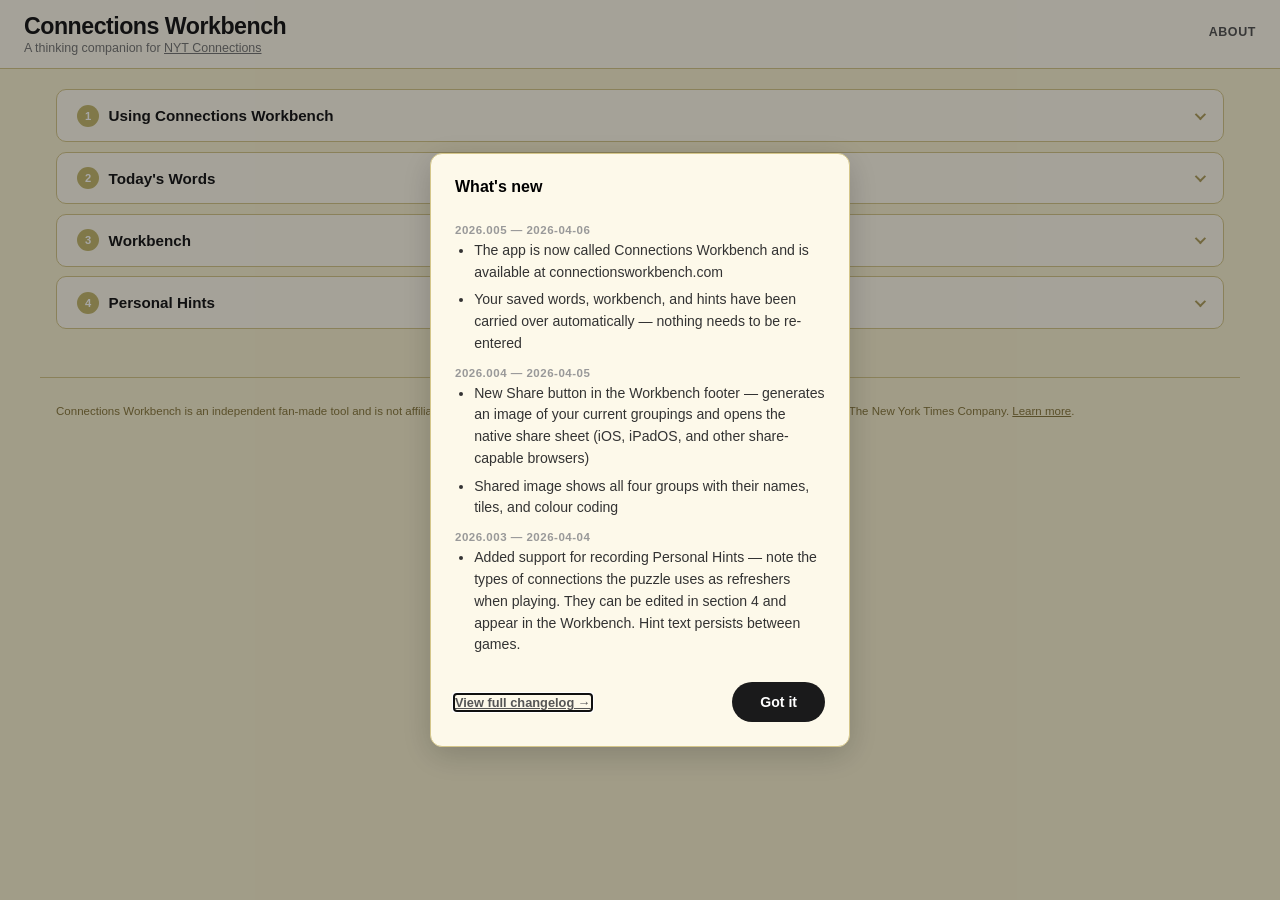
<file: index.html>
<!doctype html>
<html lang="en">
  <head>
    <meta charset="utf-8" />
    <meta name="viewport" content="width=device-width, initial-scale=1" />
    <title>Connections Workbench</title>
    <meta property="og:title" content="Connections Workbench" />
    <meta property="og:description" content="A thinking companion for NYT Connections — organise your ideas before committing to an answer." />
    <meta property="og:type" content="website" />
    <meta property="og:url" content="https://connectionsworkbench.com/" />
    <meta property="og:image" content="https://connectionsworkbench.com/assets/img/og-v2.png" />
    <meta name="twitter:card" content="summary_large_image" />
    <link rel="stylesheet" href="assets/css/styles.css" />
  </head>
  <body>

    <header class="site-header">
      <div class="site-header__brand">
        <h1>Connections Workbench</h1>
        <p>A thinking companion for <a href="https://www.nytimes.com/games/connections" target="_blank" rel="noopener">NYT Connections</a></p>
      </div>
      <nav class="site-nav">
        <a href="about/" class="nav-link">About</a>
      </nav>
    </header>

    <main class="accordion">

      <!-- ── 1. Instructions ── -->
      <details id="section-instructions" class="accordion-section">
        <summary class="accordion-summary">
          <span class="accordion-label">
            <span class="accordion-num">1</span>
            Using Connections Workbench
          </span>
          <span class="accordion-chevron"></span>
        </summary>
        <div class="accordion-body">
          <div class="entry-body">
            <ol class="instructions-list">
              <li>Enter the 16 words from today's <a href="https://www.nytimes.com/games/connections" target="_blank" rel="noopener">NYT Connections</a> puzzle in <strong>Today's Words</strong> below.</li>
              <li>Click <strong>Move to Workbench</strong> once all 16 are filled — the button activates automatically.</li>
              <li><strong>Left panel:</strong> all 16 words as draggable tiles. <strong>Right panel:</strong> four empty group slots.</li>
              <li>Drag tiles into groups to test a connection. Name each group and pick a predicted difficulty colour —
                <span class="chip yellow">Yellow</span> (easiest) through <span class="chip purple">Purple</span> (hardest).
                Groups animate into colour order automatically.</li>
              <li><strong>Double-click</strong> any tile in a group to return it to the word pool.</li>
              <li>You can return to <strong>Today's Words</strong> at any time to fix a typo — edits sync live to the workbench.</li>
              <li>Your progress saves automatically in this browser. Other users cannot see it.</li>
            </ol>
            <button class="btn-primary" id="btn-to-words">Go to Today's Words →</button>
          </div>
        </div>
      </details>

      <!-- ── 2. Today's Words ── -->
      <details id="section-words" class="accordion-section">
        <summary class="accordion-summary">
          <span class="accordion-label">
            <span class="accordion-num">2</span>
            Today's Words
          </span>
          <span class="accordion-status" id="words-status"></span>
          <span class="accordion-chevron"></span>
        </summary>
        <div class="accordion-body">
          <div class="entry-body">

            <div id="text-entry-ui">
              <p class="section-hint">Type into the grid — or paste a delimited list into any box</p>
              <div id="word-inputs" class="word-grid"></div>

              <div class="or-divider">or</div>

              <p class="section-hint">One word / phrase per line</p>
              <div class="bulk-wrap">
                <textarea id="bulk-input" class="bulk-input" rows="4"
                  placeholder="Word or phrase 1&#10;Word or phrase 2&#10;Word or phrase 3&#10;…"></textarea>
                <span id="bulk-count" class="bulk-count">0 / 16</span>
              </div>

              <div class="btn-row">
                <button class="btn-primary" id="btn-to-workbench" disabled>Move to Workbench →</button>
                <button class="btn-secondary" id="reset-words-btn">Reset Words</button>
              </div>
              <button class="btn-link" id="btn-image-mode">Use image instead</button>
            </div>

            <div id="image-entry-ui" hidden>
              <p class="image-mode-notice">
                Image tiles are <strong>session-only</strong> — they won't be saved if you close or refresh this tab.
              </p>
              <div id="image-paste-zone" class="image-paste-zone" tabindex="0">
                <span class="image-paste-label">Paste your screenshot here</span>
                <span class="image-paste-hint">Ctrl+V / ⌘V anywhere on the page</span>
              </div>
              <div class="image-alt-actions">
                <button class="btn-secondary" id="btn-paste-image">Paste image</button>
                <label class="btn-secondary image-upload-label">
                  Upload / Photo Library
                  <input type="file" id="image-file-input" accept="image/*" hidden />
                </label>
              </div>
              <div class="btn-row">
                <button class="btn-primary" id="btn-image-to-workbench" hidden>View in Workbench →</button>
                <button class="btn-secondary" id="btn-exit-image-mode">← Back to text entry</button>
              </div>
            </div>

          </div>
        </div>
      </details>

      <!-- ── 3. Workbench ── -->
      <details id="section-workbench" class="accordion-section">
        <summary class="accordion-summary">
          <span class="accordion-label">
            <span class="accordion-num">3</span>
            Workbench
          </span>
          <span class="accordion-status" id="workbench-status"></span>
          <span class="accordion-chevron"></span>
        </summary>
        <div class="accordion-body accordion-body--workspace">
          <div class="workspace">
            <section class="panel left-panel" aria-label="Word pool">
              <h2 class="panel-title">Words</h2>
              <div id="source-grid" class="tile-grid drop-zone" data-zone="source"></div>
            </section>
            <section class="panel right-panel" aria-label="Your groups">
              <h2 class="panel-title">Your Groups</h2>
              <div id="groups-container"></div>
            </section>
            <div class="panel hints-panel" id="workbench-hints" aria-label="Personal hints">
              <div class="hints-panel-header">
                <h2 class="panel-title">Personal Hints</h2>
                <button class="btn-link" id="btn-open-hints">Manage →</button>
              </div>
              <div id="hints-panel-list" class="hints-panel-list"></div>
              <p id="hints-panel-empty" class="hints-panel-empty" hidden>
                No hints yet. <button class="btn-link" id="btn-hints-shortcut">Add some →</button>
              </p>
            </div>
          </div>
          <div class="workbench-footer">
            <button class="btn-secondary" id="reset-workbench-btn">Reset Workbench</button>
            <button class="btn-secondary" id="reset-btn">↩ Start Over</button>
            <button class="btn-secondary" id="btn-share-workbench" hidden>Share ↗</button>
          </div>
        </div>
      </details>

      <!-- ── 4. Personal Hints ── -->
      <details id="section-hints" class="accordion-section">
        <summary class="accordion-summary">
          <span class="accordion-label">
            <span class="accordion-num">4</span>
            Personal Hints
          </span>
          <span class="accordion-status" id="hints-status"></span>
          <span class="accordion-chevron"></span>
        </summary>
        <div class="accordion-body">
          <div class="hints-manager">
            <p class="section-hint">Reminders to help spot connections — drag to reorder</p>
            <div class="hint-add-row">
              <input type="text" id="hint-new-input" class="hint-new-input"
                placeholder="Add a new hint…" maxlength="120" />
              <button class="btn-primary" id="hint-add-btn">Add</button>
            </div>
            <div id="hints-list" class="hints-list"></div>
          </div>
        </div>
      </details>

    </main>

    <footer class="site-footer">
      Connections Workbench is an independent fan-made tool and is not affiliated with or endorsed by The New York Times. NYT Connections is a trademark of The New York Times Company. <a href="/about/">Learn more</a>.
    </footer>

    <dialog id="confirm-dialog" class="confirm-dialog">
      <p id="confirm-message" class="confirm-message"></p>
      <div class="confirm-buttons">
        <button id="confirm-cancel" class="btn-secondary">Cancel</button>
        <button id="confirm-ok" class="btn-primary">Confirm</button>
      </div>
    </dialog>

    <dialog id="share-warning-dialog" class="share-warning-dialog">
      <h2 class="share-warning-heading">Before you share</h2>
      <p class="share-warning-body">Your groupings might give away answers to anyone who hasn't played today's puzzle yet. Worth checking they've had a chance to solve it first.</p>
      <label class="share-warning-check">
        <input type="checkbox" id="share-warning-suppress" />
        Got it — don't show this again
      </label>
      <div class="confirm-buttons">
        <button id="share-warning-cancel" class="btn-secondary">Cancel</button>
        <button id="share-warning-ok" class="btn-primary">Share anyway</button>
      </div>
    </dialog>

    <dialog id="whats-new-dialog" class="whats-new-dialog">
      <h2 class="whats-new-heading">What's new</h2>
      <div id="whats-new-body" class="whats-new-body"></div>
      <div class="whats-new-footer">
        <a href="/about/changelog/" class="whats-new-link">View full changelog →</a>
        <button id="whats-new-ok" class="btn-primary">Got it</button>
      </div>
    </dialog>

    <div id="image-crop-overlay" class="image-crop-overlay" hidden>
      <div class="image-crop-modal">
        <p class="image-crop-hint">Drag the corner handles to align the grid with the puzzle tiles.</p>
        <div id="image-crop-stage" class="image-crop-stage">
          <img id="crop-source-img" class="crop-source-img" alt="" />
          <canvas id="crop-canvas" class="crop-canvas"></canvas>
          <div id="handle-tl" class="crop-handle"></div>
          <div id="handle-br" class="crop-handle"></div>
        </div>
        <div class="image-crop-actions">
          <button class="btn-secondary" id="crop-cancel-btn">Cancel</button>
          <button class="btn-primary" id="crop-confirm-btn">Use these tiles →</button>
        </div>
      </div>
    </div>

    <script src="assets/js/changelog.js"></script>
    <script src="assets/js/main.js"></script>
  </body>
</html>
</file>
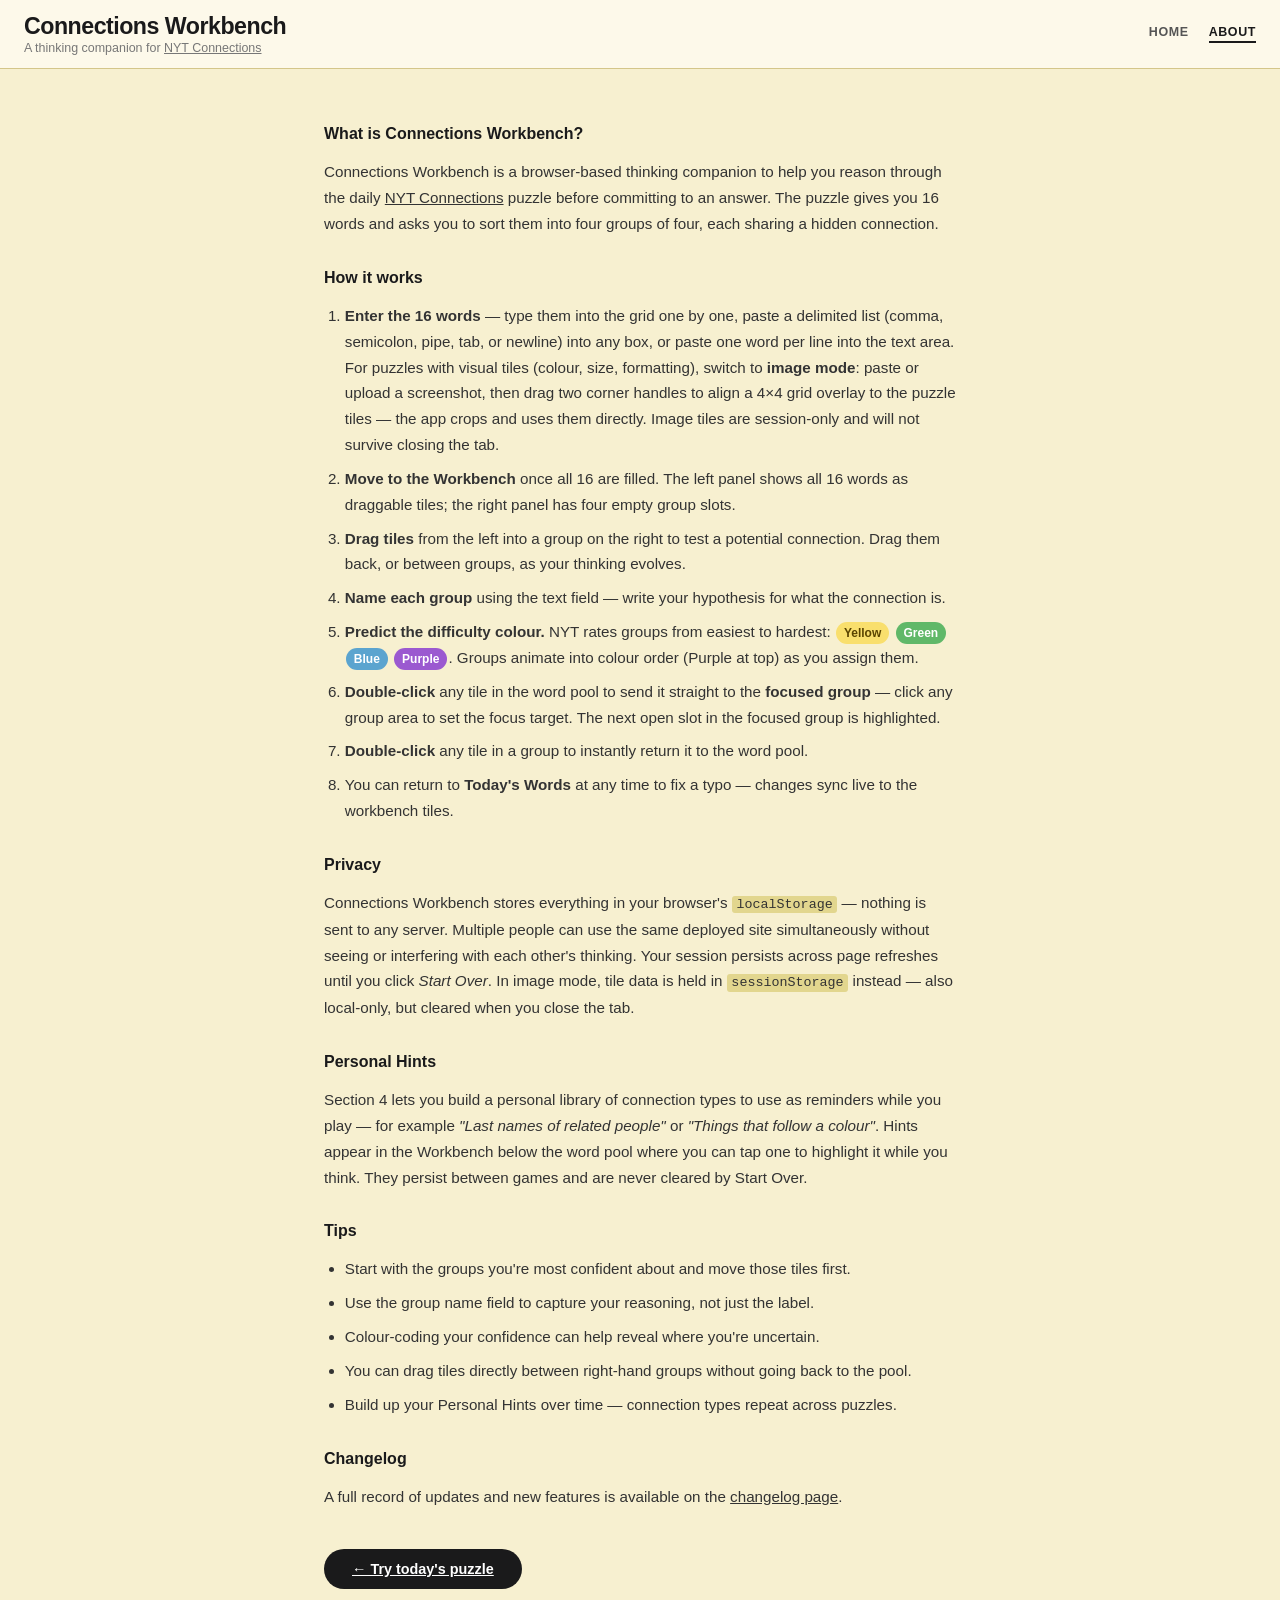
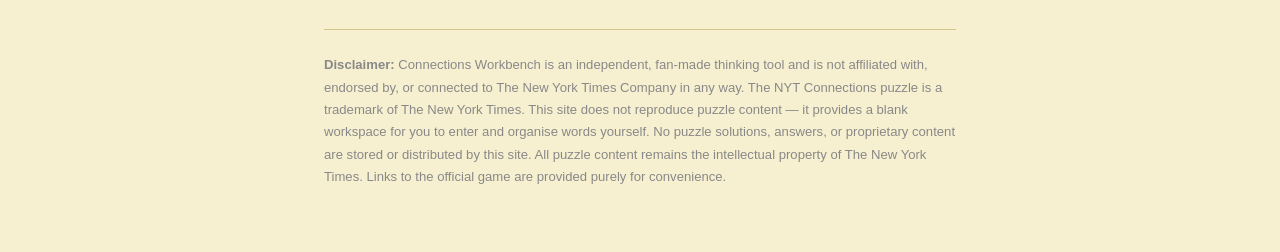
<file: about/index.html>
<!doctype html>
<html lang="en">
  <head>
    <meta charset="utf-8" />
    <meta name="viewport" content="width=device-width, initial-scale=1" />
    <title>About — Connections Workbench</title>
    <link rel="stylesheet" href="/assets/css/styles.css" />
  </head>
  <body>

    <header class="site-header">
      <div class="site-header__brand">
        <h1><a href="/" style="text-decoration:none;color:inherit">Connections Workbench</a></h1>
        <p>A thinking companion for <a href="https://www.nytimes.com/games/connections" target="_blank" rel="noopener">NYT Connections</a></p>
      </div>
      <nav class="site-nav">
        <a href="/" class="nav-link">Home</a>
        <a href="/about/" class="nav-link active">About</a>
      </nav>
    </header>

    <main class="about-main">
      <div class="about-content">

        <h2 class="about-heading">What is Connections Workbench?</h2>
        <p>
          Connections Workbench is a browser-based thinking companion to help you reason through the daily
          <a href="https://www.nytimes.com/games/connections" target="_blank" rel="noopener">NYT Connections</a>
          puzzle before committing to an answer. The puzzle gives you 16 words and asks you to sort
          them into four groups of four, each sharing a hidden connection.
        </p>

        <h2 class="about-heading">How it works</h2>
        <ol class="about-steps">
          <li>
            <strong>Enter the 16 words</strong> — type them into the grid one by one,
            paste a delimited list (comma, semicolon, pipe, tab, or newline) into any box,
            or paste one word per line into the text area.
            For puzzles with visual tiles (colour, size, formatting), switch to
            <strong>image mode</strong>: paste or upload a screenshot, then drag two corner
            handles to align a 4×4 grid overlay to the puzzle tiles — the app crops and uses
            them directly. Image tiles are session-only and will not survive closing the tab.
          </li>
          <li>
            <strong>Move to the Workbench</strong> once all 16 are filled.
            The left panel shows all 16 words as draggable tiles; the right panel has four empty group slots.
          </li>
          <li>
            <strong>Drag tiles</strong> from the left into a group on the right to test a potential
            connection. Drag them back, or between groups, as your thinking evolves.
          </li>
          <li>
            <strong>Name each group</strong> using the text field — write your hypothesis for what
            the connection is.
          </li>
          <li>
            <strong>Predict the difficulty colour.</strong> NYT rates groups from easiest to hardest:
            <span class="chip yellow">Yellow</span>
            <span class="chip green">Green</span>
            <span class="chip blue">Blue</span>
            <span class="chip purple">Purple</span>.
            Groups animate into colour order (Purple at top) as you assign them.
          </li>
          <li>
            <strong>Double-click</strong> any tile in the word pool to send it straight to the
            <strong>focused group</strong> — click any group area to set the focus target.
            The next open slot in the focused group is highlighted.
          </li>
          <li>
            <strong>Double-click</strong> any tile in a group to instantly return it to the word pool.
          </li>
          <li>
            You can return to <strong>Today's Words</strong> at any time to fix a typo —
            changes sync live to the workbench tiles.
          </li>
        </ol>

        <h2 class="about-heading">Privacy</h2>
        <p>
          Connections Workbench stores everything in your browser's <code>localStorage</code> — nothing
          is sent to any server. Multiple people can use the same deployed site simultaneously
          without seeing or interfering with each other's thinking. Your session persists across
          page refreshes until you click <em>Start Over</em>.
          In image mode, tile data is held in <code>sessionStorage</code> instead — also
          local-only, but cleared when you close the tab.
        </p>

        <h2 class="about-heading">Personal Hints</h2>
        <p>
          Section 4 lets you build a personal library of connection types to use as reminders
          while you play — for example <em>"Last names of related people"</em> or
          <em>"Things that follow a colour"</em>. Hints appear in the Workbench below the word pool
          where you can tap one to highlight it while you think. They persist between games and
          are never cleared by Start Over.
        </p>

        <h2 class="about-heading">Tips</h2>
        <ul class="about-tips">
          <li>Start with the groups you're most confident about and move those tiles first.</li>
          <li>Use the group name field to capture your reasoning, not just the label.</li>
          <li>Colour-coding your confidence can help reveal where you're uncertain.</li>
          <li>You can drag tiles directly between right-hand groups without going back to the pool.</li>
          <li>Build up your Personal Hints over time — connection types repeat across puzzles.</li>
        </ul>

        <h2 class="about-heading">Changelog</h2>
        <p>
          A full record of updates and new features is available on the
          <a href="/about/changelog/">changelog page</a>.
        </p>

        <div class="about-cta">
          <a href="/" class="cta-btn">← Try today's puzzle</a>
        </div>

        <div class="about-disclaimer">
          <strong>Disclaimer:</strong> Connections Workbench is an independent, fan-made thinking tool and is not affiliated with, endorsed by, or connected to The New York Times Company in any way. The NYT Connections puzzle is a trademark of The New York Times. This site does not reproduce puzzle content — it provides a blank workspace for you to enter and organise words yourself. No puzzle solutions, answers, or proprietary content are stored or distributed by this site. All puzzle content remains the intellectual property of The New York Times. Links to the official game are provided purely for convenience.
        </div>

      </div>
    </main>

  </body>
</html>
</file>
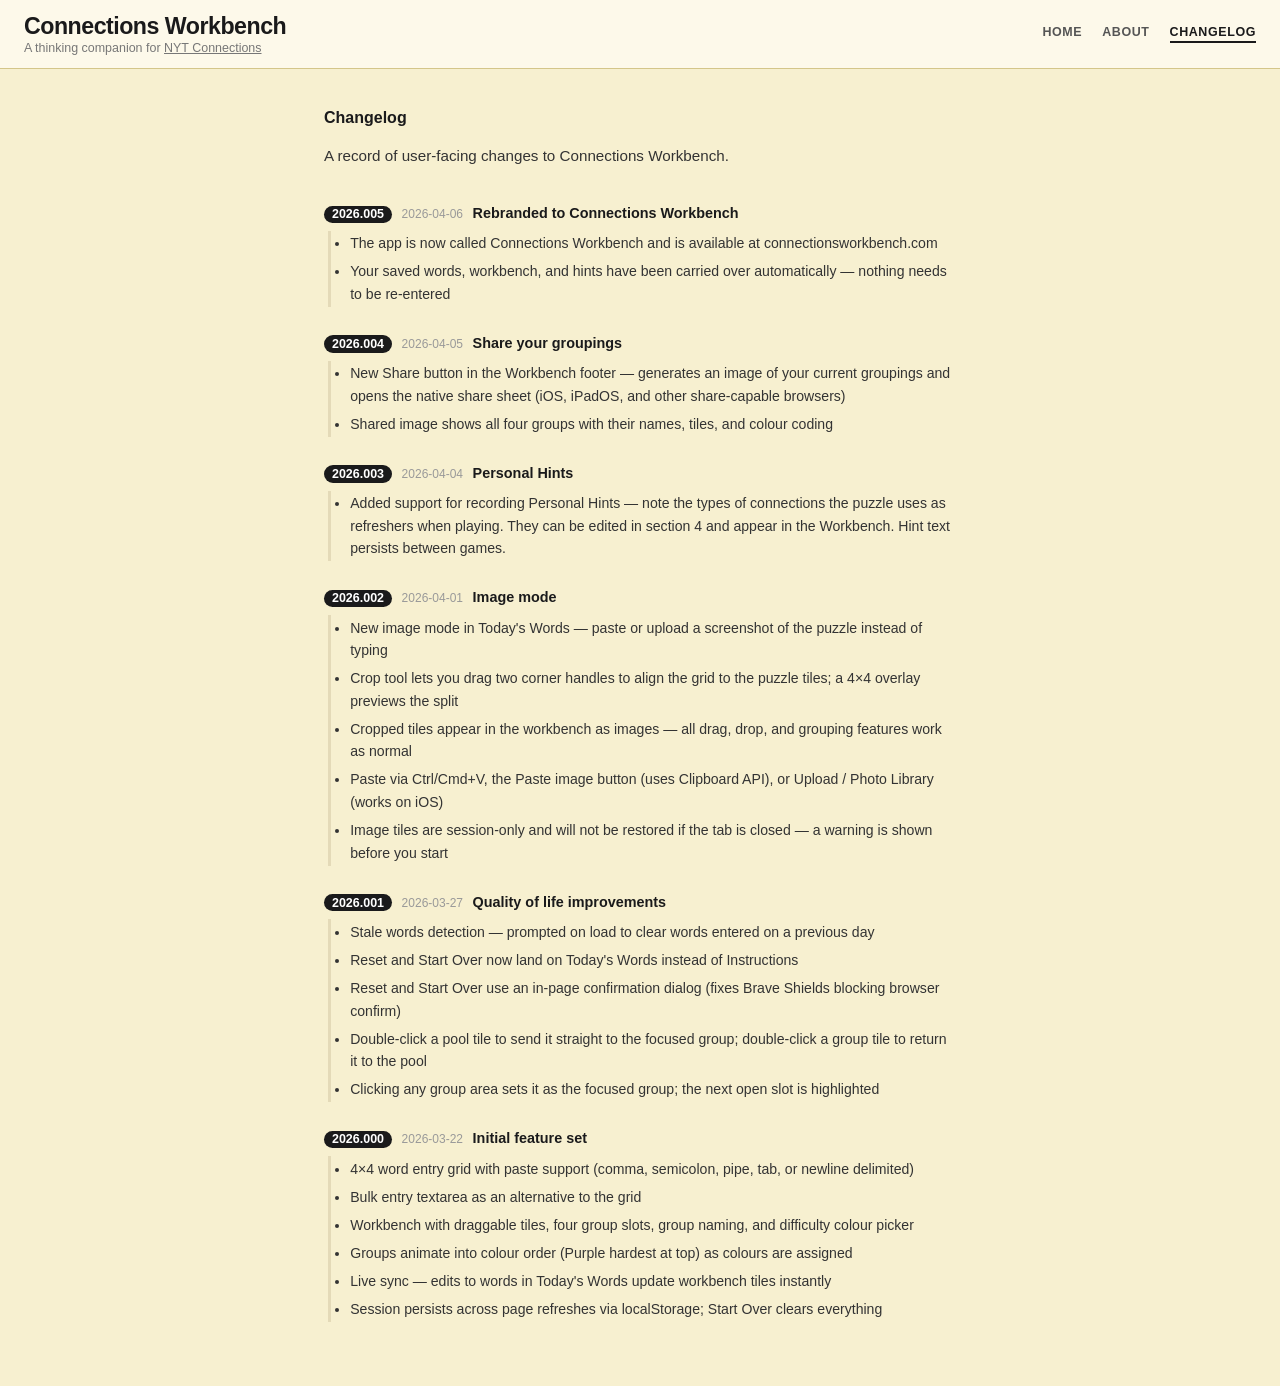
<file: about/changelog/index.html>
<!doctype html>
<html lang="en">
  <head>
    <meta charset="utf-8" />
    <meta name="viewport" content="width=device-width, initial-scale=1" />
    <title>Changelog — Connections Workbench</title>
    <link rel="stylesheet" href="/assets/css/styles.css" />
  </head>
  <body>

    <header class="site-header">
      <div class="site-header__brand">
        <h1><a href="/" style="text-decoration:none;color:inherit">Connections Workbench</a></h1>
        <p>A thinking companion for <a href="https://www.nytimes.com/games/connections" target="_blank" rel="noopener">NYT Connections</a></p>
      </div>
      <nav class="site-nav">
        <a href="/" class="nav-link">Home</a>
        <a href="/about/" class="nav-link">About</a>
        <a href="/about/changelog/" class="nav-link active">Changelog</a>
      </nav>
    </header>

    <main class="about-main">
      <div class="about-content">
        <h2 class="about-heading" style="margin-top:0">Changelog</h2>
        <p>A record of user-facing changes to Connections Workbench.</p>
        <div id="changelog-body"></div>
      </div>
    </main>

    <script src="/assets/js/changelog.js"></script>
    <script>
      const container = document.getElementById('changelog-body');
      CHANGELOG.forEach(entry => {
        const section = document.createElement('div');
        section.className = 'cl-entry';

        const header = document.createElement('div');
        header.className = 'cl-header';
        header.innerHTML =
          `<span class="cl-version">${entry.version}</span>` +
          `<span class="cl-date">${entry.date}</span>` +
          `<span class="cl-title">${entry.title}</span>`;

        const ul = document.createElement('ul');
        ul.className = 'cl-list';
        entry.items.forEach(item => {
          const li = document.createElement('li');
          li.textContent = item;
          ul.appendChild(li);
        });

        section.appendChild(header);
        section.appendChild(ul);
        container.appendChild(section);
      });
    </script>

  </body>
</html>
</file>
<file: assets/css/styles.css>
/* ── Reset ── */
*, *::before, *::after { box-sizing: border-box; margin: 0; padding: 0; }
[hidden] { display: none !important; }

/*
  Warm yellow palette (lightest → deepest):
  #fdf9ea  surface   — cards, header, group headers
  #f7f0d0  canvas    — page background
  #ede5b5  inset     — workbench panels
  #e2d68e  field     — filled inputs, code, hover states
  Borders: light #e4dab8 / medium #d4c68a / heavy #c4b870
*/

/* ── Base ── */
body {
  font-family: 'Helvetica Neue', Arial, sans-serif;
  background: #f7f0d0;
  color: #1a1a1b;
  min-height: 100vh;
}

a { color: inherit; }

/* ── Site header ── */
.site-header {
  background: #fdf9ea;
  border-bottom: 1px solid #d4c68a;
  padding: 0.85rem 1.5rem;
  display: flex;
  align-items: center;
  justify-content: space-between;
}

.site-header__brand h1 {
  font-size: 1.45rem;
  font-weight: 900;
  letter-spacing: -0.5px;
  line-height: 1.1;
}

.brand-cap { color: #60b868; }

.site-header__brand p {
  font-size: 0.78rem;
  color: #777;
  margin-top: 0.1rem;
}

/* ── Nav ── */
.site-nav { display: flex; gap: 1.25rem; }

.nav-link {
  font-size: 0.78rem;
  font-weight: 700;
  text-transform: uppercase;
  letter-spacing: 0.6px;
  color: #555;
  text-decoration: none;
  padding-bottom: 2px;
  border-bottom: 2px solid transparent;
  transition: color 0.15s, border-color 0.15s;
}

.nav-link:hover,
.nav-link.active { color: #1a1a1b; border-bottom-color: #1a1a1b; }

/* ── Accordion ── */
.accordion {
  max-width: 1200px;
  margin: 0 auto;
  padding: 1.25rem 1rem 3rem;
  display: flex;
  flex-direction: column;
  gap: 0.6rem;
}

.accordion-section {
  background: #fdf9ea;
  border: 1px solid #d4c68a;
  border-radius: 10px;
  overflow: hidden;
}

.accordion-summary {
  display: flex;
  align-items: center;
  gap: 0.75rem;
  padding: 0.9rem 1.25rem;
  cursor: pointer;
  list-style: none;
  user-select: none;
}

.accordion-summary::-webkit-details-marker { display: none; }

.accordion-label {
  display: flex;
  align-items: center;
  gap: 0.6rem;
  font-weight: 700;
  font-size: 0.95rem;
  flex: 1;
}

.accordion-num {
  display: inline-flex;
  align-items: center;
  justify-content: center;
  width: 22px;
  height: 22px;
  border-radius: 50%;
  background: #c4b870;
  color: #fff;
  font-size: 0.7rem;
  font-weight: 900;
  flex-shrink: 0;
  transition: background 0.2s;
}

.accordion-section[open] .accordion-num { background: #1a1a1b; }

.accordion-status {
  font-size: 0.72rem;
  font-weight: 700;
  color: #aaa;
  white-space: nowrap;
}

.accordion-status.status--complete { color: #60b868; }

/* CSS chevron — rotates on open */
.accordion-chevron {
  display: inline-block;
  width: 8px;
  height: 8px;
  border-right: 2px solid #b0a060;
  border-bottom: 2px solid #b0a060;
  transform: rotate(45deg) translateY(-2px);
  transition: transform 0.22s ease;
  flex-shrink: 0;
}

.accordion-section[open] .accordion-chevron {
  transform: rotate(-135deg) translateY(-2px);
}

/* ── Accordion body ── */
.accordion-body {
  border-top: 1px solid #e4dab8;
  padding: 1.5rem;
  animation: bodyFadeIn 0.18s ease;
}

/* Workbench body has no padding — the workspace provides its own */
.accordion-body--workspace { padding: 0; }

@keyframes bodyFadeIn {
  from { opacity: 0; transform: translateY(-4px); }
  to   { opacity: 1; transform: none; }
}

/* ── Shared entry layout (sections 1 & 2) ── */
.entry-body {
  max-width: 520px;
  display: flex;
  flex-direction: column;
  gap: 1rem;
}

/* ── Instructions ── */
.instructions-list {
  padding-left: 1.3rem;
  display: flex;
  flex-direction: column;
  gap: 0.45rem;
}

.instructions-list li {
  font-size: 0.88rem;
  line-height: 1.65;
  color: #333;
}

/* Inline difficulty chips */
.chip {
  display: inline-block;
  padding: 0.05rem 0.5rem;
  border-radius: 20px;
  font-size: 0.75rem;
  font-weight: 700;
  vertical-align: middle;
  margin: 0 1px;
}
.chip.yellow { background: #f9df6d; color: #5a4400; }
.chip.green  { background: #60b868; color: #fff; }
.chip.blue   { background: #5ba4cf; color: #fff; }
.chip.purple { background: #9b59d0; color: #fff; }

/* ── Section hints ── */
.section-hint {
  font-size: 0.76rem;
  font-weight: 700;
  text-transform: uppercase;
  letter-spacing: 0.5px;
  color: #999;
}

/* ── Word grid ── */
.word-grid {
  display: grid;
  grid-template-columns: repeat(4, 1fr);
  gap: 0.4rem;
}

.word-input {
  min-width: 0;        /* prevents inputs overflowing grid columns */
  width: 100%;
  padding: 0.65rem 0.25rem;
  border: 2px solid #d4c68a;
  border-radius: 6px;
  font-family: inherit;
  font-size: 0.78rem;
  font-weight: 700;
  text-align: center;
  text-transform: uppercase;
  letter-spacing: 0.3px;
  background: #fdf9ea;
  transition: border-color 0.15s, background 0.15s;
}

.word-input::placeholder { color: #c0b470; font-weight: 400; text-transform: none; letter-spacing: 0; }
.word-input:focus { outline: none; border-color: #1a1a1b; }
.word-input.filled { background: #e2d68e; border-color: #c4b870; }

/* ── OR divider ── */
.or-divider {
  display: flex;
  align-items: center;
  gap: 0.75rem;
  color: #b0a060;
  font-size: 0.72rem;
  font-weight: 700;
  letter-spacing: 1px;
}
.or-divider::before,
.or-divider::after { content: ''; flex: 1; height: 1px; background: #e4dab8; }

/* ── Bulk entry ── */
.bulk-wrap { position: relative; }

.bulk-input {
  width: 100%;
  padding: 0.6rem 0.75rem 1.6rem;
  border: 2px solid #d4c68a;
  border-radius: 6px;
  font-family: inherit;
  font-size: 0.84rem;
  line-height: 1.6;
  resize: vertical;
  background: #fdf9ea;
  transition: border-color 0.15s;
}
.bulk-input:focus { outline: none; border-color: #1a1a1b; }

.bulk-count {
  position: absolute;
  bottom: 0.45rem;
  right: 0.6rem;
  font-size: 0.7rem;
  font-weight: 700;
  color: #b0a060;
  pointer-events: none;
}
.bulk-count.complete { color: #60b868; }

/* ── Buttons ── */
button { font-family: inherit; cursor: pointer; }

.btn-primary {
  align-self: flex-start;
  background: #1a1a1b;
  color: #fff;
  border: none;
  padding: 0.75rem 1.75rem;
  border-radius: 30px;
  font-size: 0.88rem;
  font-weight: 700;
  transition: background 0.15s, opacity 0.15s;
}
.btn-primary:disabled { opacity: 0.3; cursor: not-allowed; }
.btn-primary:not(:disabled):hover { background: #3a3a3b; }

.btn-secondary {
  background: none;
  border: 2px solid #1a1a1b;
  border-radius: 20px;
  padding: 0.35rem 0.9rem;
  font-size: 0.8rem;
  font-weight: 700;
  transition: background 0.15s;
}
.btn-secondary:hover { background: #e2d68e; }

/* ── Workbench layout ── */
.workspace {
  display: grid;
  grid-template-columns: 1fr 1fr;
  grid-template-areas:
    "words groups"
    "hints groups";
  gap: 1.25rem;
  padding: 1.25rem;
}
.left-panel  { grid-area: words; }
.right-panel { grid-area: groups; }
.hints-panel { grid-area: hints; }

.btn-row {
  display: flex;
  align-items: center;
  gap: 0.75rem;
  flex-wrap: wrap;
}

.workbench-footer {
  padding: 0.75rem 1.25rem 1rem;
  border-top: 1px solid #e4dab8;
  display: flex;
  justify-content: space-between;
  align-items: center;
  gap: 0.75rem;
}

/* ── Panels ── */
.panel {
  background: #ede5b5;
  border: 1px solid #d4c68a;
  border-radius: 10px;
  padding: 1rem;
}
.left-panel  { flex: 1; }
.right-panel { flex: 1; }

.panel-title {
  font-size: 0.7rem;
  text-transform: uppercase;
  letter-spacing: 1px;
  color: #8a7a40;
  font-weight: 700;
  margin-bottom: 0.9rem;
}

/* ── Tile grid ── */
.tile-grid {
  display: grid;
  grid-template-columns: repeat(4, 1fr);
  gap: 0.45rem;
  align-items: start;  /* tiles size themselves, not the container */
  min-height: 2.75rem; /* keeps empty drop zones droppable */
}

/* ── Tiles ── */
.tile {
  background: #4a4a4c;
  color: #fff;
  padding: 0.7rem 0.3rem;
  min-height: 2.75rem;  /* uniform height across both panels */
  border-radius: 6px;
  text-align: center;
  font-size: 0.72rem;
  font-weight: 800;
  text-transform: uppercase;
  letter-spacing: 0.3px;
  cursor: grab;
  user-select: none;
  word-break: break-word;
  line-height: 1.2;
  display: flex;
  align-items: center;
  justify-content: center;
  transition: background 0.1s, opacity 0.15s, transform 0.1s;
}
.tile:hover  { background: #5e5e60; }
.tile:active { cursor: grabbing; transform: scale(0.97); }
.tile.dragging { opacity: 0.35; }

/* Subtle ring hints that double-click is available */
.tile--in-group:hover { box-shadow: inset 0 0 0 2px rgba(255,255,255,0.25); }

/* Empty slot placeholders in group drop zones */
.tile-placeholder {
  min-height: 2.75rem;
  border-radius: 6px;
  border: 2px dashed #c4b870;
  background: transparent;
  pointer-events: none;
}

/* The specific next slot in the focused group */
.tile-placeholder--focused {
  border-color: #5ba4cf;
  border-style: dashed;
  background: rgba(91, 164, 207, 0.08);
}

/* ── Drop zones ── */
.drop-zone {
  border-radius: 6px;
  transition: background 0.12s, outline 0.12s;
}
.drop-zone.drag-over {
  background: #d8edf8;
  outline: 2px dashed #5ba4cf;
}

/* ── Groups ── */
#groups-container { display: flex; flex-direction: column; gap: 0.75rem; }

/* Group is a borderless flex-column so its tile-grid spans the full panel width,
   matching the source grid on the left and producing identical tile sizes. */
.group {
  display: flex;
  flex-direction: column;
  gap: 0.4rem;
}

/* The card styling (background, border, colour indicator) lives on the header only */
.group-header {
  display: flex;
  align-items: center;
  gap: 0.5rem;
  background: #fdf9ea;
  border: 1px solid #d4c68a;
  border-left: 5px solid #d4c68a;
  border-radius: 6px;
  padding: 0.4rem 0.6rem;
  transition: border-left-color 0.2s;
}
.group-header[data-color="yellow"] { border-left-color: #f9df6d; }
.group-header[data-color="green"]  { border-left-color: #60b868; }
.group-header[data-color="blue"]   { border-left-color: #5ba4cf; }
.group-header[data-color="purple"] { border-left-color: #9b59d0; }

.group-name {
  flex: 1;
  min-width: 0;
  padding: 0.35rem 0.55rem;
  border: 1px solid #d4c68a;
  border-radius: 5px;
  font-family: inherit;
  font-size: 0.82rem;
  font-weight: 600;
  background: #fdf9ea;
}
.group-name:focus { outline: none; border-color: #1a1a1b; }

/* ── Colour picker ── */
.color-picker { display: flex; gap: 5px; flex-shrink: 0; }

.color-btn {
  width: 22px;
  height: 22px;
  border-radius: 50%;
  border: 2px solid transparent;
  cursor: pointer;
  transition: transform 0.1s, border-color 0.1s;
}
.color-btn:hover { transform: scale(1.15); }
.color-btn.yellow { background: #f9df6d; }
.color-btn.green  { background: #60b868; }
.color-btn.blue   { background: #5ba4cf; }
.color-btn.purple { background: #9b59d0; }
.color-btn.selected { border-color: #1a1a1b; transform: scale(1.2); }

.group .tile-grid { min-height: 2.75rem; }

/* ── About page ── */
.about-main {
  max-width: 680px;
  margin: 0 auto;
  padding: 2.5rem 1.5rem 4rem;
}
.about-content { display: flex; flex-direction: column; gap: 1rem; }
.about-content p,
.about-content li { font-size: 0.95rem; line-height: 1.7; color: #333; }
.about-content a { text-decoration: underline; }

.about-heading {
  font-size: 1rem;
  font-weight: 800;
  margin-top: 1rem;
}

.site-footer {
  max-width: 1200px;
  margin: 0 auto;
  padding: 1.5rem 1rem 2.5rem;
  font-size: 0.72rem;
  color: #8a7a40;
  line-height: 1.6;
  border-top: 1px solid #d4c68a;
}

.about-disclaimer {
  margin-top: 1.5rem;
  padding-top: 1.5rem;
  border-top: 1px solid #d4c68a;
  font-size: 0.82rem;
  color: #888;
  line-height: 1.7;
}
.about-steps,
.about-tips { padding-left: 1.3rem; display: flex; flex-direction: column; gap: 0.5rem; }

.about-content code {
  background: #e2d68e;
  padding: 0.1em 0.35em;
  border-radius: 3px;
  font-size: 0.88em;
  font-family: 'Courier New', monospace;
}

.about-cta { margin-top: 1.5rem; }
.cta-btn {
  display: inline-block;
  background: #1a1a1b;
  color: #fff;
  text-decoration: none;
  padding: 0.75rem 1.75rem;
  border-radius: 30px;
  font-size: 0.9rem;
  font-weight: 700;
  transition: background 0.15s;
}
.cta-btn:hover { background: #3a3a3b; }

/* ── Image mode ── */
.btn-link {
  background: none;
  border: none;
  font-family: inherit;
  font-size: 0.78rem;
  font-weight: 700;
  color: #aaa;
  cursor: pointer;
  padding: 0;
  text-decoration: underline;
  align-self: flex-start;
}
.btn-link:hover { color: #1a1a1b; }

.image-mode-notice {
  background: #fdf3dc;
  border: 1px solid #e2c860;
  border-radius: 6px;
  padding: 0.6rem 0.85rem;
  font-size: 0.8rem;
  color: #7a6000;
  line-height: 1.55;
}

.image-paste-zone {
  display: flex;
  flex-direction: column;
  align-items: center;
  justify-content: center;
  gap: 0.3rem;
  border: 2px dashed #d4c68a;
  border-radius: 8px;
  padding: 2.25rem 1rem;
  cursor: pointer;
  text-align: center;
  background: #fdf9ea;
  transition: border-color 0.15s, background 0.15s;
  outline: none;
}
.image-paste-zone:focus,
.image-paste-zone:hover { border-color: #1a1a1b; background: #f7f0d0; }
.image-paste-label { font-size: 0.9rem; font-weight: 700; color: #444; }
.image-paste-hint  { font-size: 0.75rem; color: #aaa; }

.image-alt-actions { display: flex; gap: 0.6rem; flex-wrap: wrap; }
.image-upload-label { cursor: pointer; }

/* ── Crop overlay ── */
.image-crop-overlay {
  position: fixed;
  inset: 0;
  background: rgba(0,0,0,0.72);
  z-index: 1000;
  display: flex;
  align-items: center;
  justify-content: center;
  padding: 1rem;
}
.image-crop-modal {
  background: #fdf9ea;
  border-radius: 12px;
  padding: 1.25rem;
  max-width: min(92vw, 820px);
  width: 100%;
  display: flex;
  flex-direction: column;
  gap: 0.75rem;
  max-height: 92vh;
}
.image-crop-hint {
  font-size: 0.82rem;
  color: #666;
  text-align: center;
}
.image-crop-stage {
  position: relative;
  align-self: center;
  line-height: 0;
  overflow: hidden;
}
.crop-source-img {
  display: block;
  max-width: 100%;
  max-height: calc(92vh - 9rem);
  object-fit: contain;
  user-select: none;
  -webkit-user-drag: none;
}
.crop-canvas {
  position: absolute;
  top: 0; left: 0;
  pointer-events: none;
}
.crop-handle {
  position: absolute;
  width: 22px;
  height: 22px;
  background: #fff;
  border: 3px solid #1a1a1b;
  border-radius: 50%;
  transform: translate(-50%, -50%);
  cursor: move;
  touch-action: none;
  z-index: 10;
  box-shadow: 0 1px 4px rgba(0,0,0,0.3);
}
.image-crop-actions {
  display: flex;
  justify-content: flex-end;
  gap: 0.6rem;
}
.image-crop-actions .btn-primary { align-self: auto; }

/* ── Image tiles ── */
/* aspect-ratio is set inline from the stored crop ratio, so both panels match exactly */
.tile--image { padding: 0; overflow: hidden; }
.tile-img {
  width: 100%;
  height: 100%;
  object-fit: cover;
  display: block;
  pointer-events: none;
  user-select: none;
  border-radius: 4px;
  -webkit-user-drag: none;
}

/* ── What's new dialog ── */
.whats-new-dialog {
  position: fixed;
  top: 50%;
  left: 50%;
  transform: translate(-50%, -50%);
  background: #fdf9ea;
  border: 1px solid #d4c68a;
  border-radius: 12px;
  padding: 1.5rem;
  max-width: 420px;
  width: calc(100% - 2rem);
  box-shadow: 0 8px 32px rgba(0,0,0,0.18);
}
.whats-new-dialog::backdrop { background: rgba(0,0,0,0.35); }
.whats-new-heading {
  font-size: 1rem;
  font-weight: 800;
  margin-bottom: 1rem;
}
.whats-new-body {
  margin-bottom: 1.25rem;
  max-height: 50vh;
  overflow-y: auto;
}
.whats-new-version {
  font-size: 0.72rem;
  font-weight: 700;
  text-transform: uppercase;
  letter-spacing: 0.5px;
  color: #999;
  margin-top: 0.75rem;
  margin-bottom: 0.25rem;
}
.whats-new-list {
  padding-left: 1.2rem;
  display: flex;
  flex-direction: column;
  gap: 0.35rem;
}
.whats-new-list li { font-size: 0.88rem; line-height: 1.55; color: #333; }
.whats-new-footer {
  display: flex;
  align-items: center;
  justify-content: space-between;
  gap: 1rem;
}
.whats-new-link {
  font-size: 0.8rem;
  font-weight: 700;
  color: #555;
  text-decoration: underline;
}
.whats-new-footer .btn-primary { align-self: auto; }

/* ── Changelog page ── */
#changelog-body { display: flex; flex-direction: column; gap: 1.75rem; margin-top: 1.25rem; }
.cl-entry { display: flex; flex-direction: column; gap: 0.5rem; }
.cl-header {
  display: flex;
  align-items: baseline;
  gap: 0.6rem;
  flex-wrap: wrap;
}
.cl-version {
  font-size: 0.78rem;
  font-weight: 900;
  background: #1a1a1b;
  color: #fff;
  padding: 0.1rem 0.5rem;
  border-radius: 20px;
  white-space: nowrap;
}
.cl-date {
  font-size: 0.75rem;
  color: #999;
  white-space: nowrap;
}
.cl-title {
  font-size: 0.9rem;
  font-weight: 700;
  color: #1a1a1b;
}
.cl-list {
  padding-left: 1.2rem;
  display: flex;
  flex-direction: column;
  gap: 0.35rem;
  border-left: 3px solid #e4dab8;
  margin-left: 0.25rem;
  padding-top: 0.1rem;
  padding-bottom: 0.1rem;
}
.cl-list li { font-size: 0.88rem; line-height: 1.6; color: #333; }

/* ── Confirm dialog ── */
.confirm-dialog {
  position: fixed;
  top: 50%;
  left: 50%;
  transform: translate(-50%, -50%);
  background: #fdf9ea;
  border: 1px solid #d4c68a;
  border-radius: 12px;
  padding: 1.5rem;
  max-width: 320px;
  width: calc(100% - 2rem);
  box-shadow: 0 8px 32px rgba(0,0,0,0.18);
}
.confirm-dialog::backdrop { background: rgba(0,0,0,0.35); }
.confirm-message {
  font-size: 0.92rem;
  line-height: 1.55;
  margin-bottom: 1.25rem;
  color: #1a1a1b;
}
.confirm-buttons {
  display: flex;
  justify-content: flex-end;
  gap: 0.6rem;
}
/* override align-self:flex-start from .btn-primary inside the dialog */
.confirm-buttons .btn-primary { align-self: auto; }

/* ── Share warning dialog ── */
.share-warning-dialog {
  position: fixed;
  top: 50%;
  left: 50%;
  transform: translate(-50%, -50%);
  background: #fdf9ea;
  border: 1px solid #d4c68a;
  border-radius: 12px;
  padding: 1.5rem;
  max-width: 360px;
  width: calc(100% - 2rem);
  box-shadow: 0 8px 32px rgba(0,0,0,0.18);
}
.share-warning-dialog::backdrop { background: rgba(0,0,0,0.35); }
.share-warning-heading {
  font-size: 1rem;
  font-weight: 700;
  color: #1a1a1b;
  margin: 0 0 0.6rem;
}
.share-warning-body {
  font-size: 0.92rem;
  line-height: 1.55;
  color: #1a1a1b;
  margin: 0 0 1rem;
}
.share-warning-check {
  display: flex;
  align-items: center;
  gap: 0.5rem;
  font-size: 0.85rem;
  color: #555;
  margin-bottom: 1.25rem;
  cursor: pointer;
}
.share-warning-check input { cursor: pointer; }
.share-warning-dialog .confirm-buttons .btn-primary { align-self: auto; }

/* ── Personal hints — workbench panel ── */
.hints-panel-header {
  display: flex;
  align-items: center;
  justify-content: space-between;
  margin-bottom: 0.5rem;
}
.hints-panel-list {
  display: flex;
  flex-direction: column;
  gap: 0.35rem;
  overflow-y: auto;
}
.hints-panel-empty {
  font-size: 0.82rem;
  color: #aaa;
}
.hint-chip {
  padding: 0.4rem 0.65rem;
  background: #fdf9ea;
  border: 1px solid #d4c68a;
  border-left: 3px solid #d4c68a;
  border-radius: 5px;
  font-size: 0.82rem;
  line-height: 1.45;
  cursor: pointer;
  user-select: none;
  transition: border-left-color 0.15s, background 0.15s;
}
.hint-chip:hover { background: #f7f0d0; }
.hint-chip--active {
  border-left-color: #60b868;
  background: #f0f9f0;
}

/* ── Personal hints — section 4 manager ── */
.hints-manager { display: flex; flex-direction: column; gap: 0.75rem; max-width: 520px; }
.hint-add-row  { display: flex; gap: 0.5rem; }
.hint-new-input {
  flex: 1;
  padding: 0.6rem 0.75rem;
  border: 2px solid #d4c68a;
  border-radius: 6px;
  font-family: inherit;
  font-size: 0.88rem;
  background: #fdf9ea;
  transition: border-color 0.15s;
}
.hint-new-input:focus { outline: none; border-color: #1a1a1b; }
.hint-add-row .btn-primary { align-self: auto; }

.hints-list { display: flex; flex-direction: column; gap: 0.4rem; }
.hint-item {
  display: flex;
  align-items: center;
  gap: 0.5rem;
  background: #fdf9ea;
  border: 1px solid #d4c68a;
  border-radius: 6px;
  padding: 0.45rem 0.6rem;
  cursor: default;
}
.hint-item.hint-over  { background: #e2d68e; }
.hint-item.hint-dragging { opacity: 0.35; }
.hint-drag-handle {
  color: #c4b870;
  font-size: 0.9rem;
  cursor: grab;
  user-select: none;
  flex-shrink: 0;
  letter-spacing: -1px;
}
.hint-drag-handle:active { cursor: grabbing; }
.hint-text {
  flex: 1;
  font-size: 0.88rem;
  line-height: 1.4;
  border-radius: 3px;
  padding: 1px 3px;
  margin: -1px -3px;
}
.hint-text:focus {
  outline: none;
  background: #e2d68e;
}
.hint-delete {
  background: none;
  border: none;
  color: #c4b870;
  font-size: 1.15rem;
  line-height: 1;
  cursor: pointer;
  padding: 0 0.15rem;
  flex-shrink: 0;
  transition: color 0.12s;
}
.hint-delete:hover { color: #c0392b; }

/* ── Responsive ── */
@media (max-width: 680px) {
  .workspace {
    grid-template-columns: 1fr;
    grid-template-areas: "words" "groups" "hints";
    padding: 0.75rem;
    gap: 0.75rem;
  }
  .tile { font-size: 0.65rem; padding: 0.6rem 0.2rem; }
  .accordion { padding: 0.75rem 0.5rem 2rem; }
}
</file>
